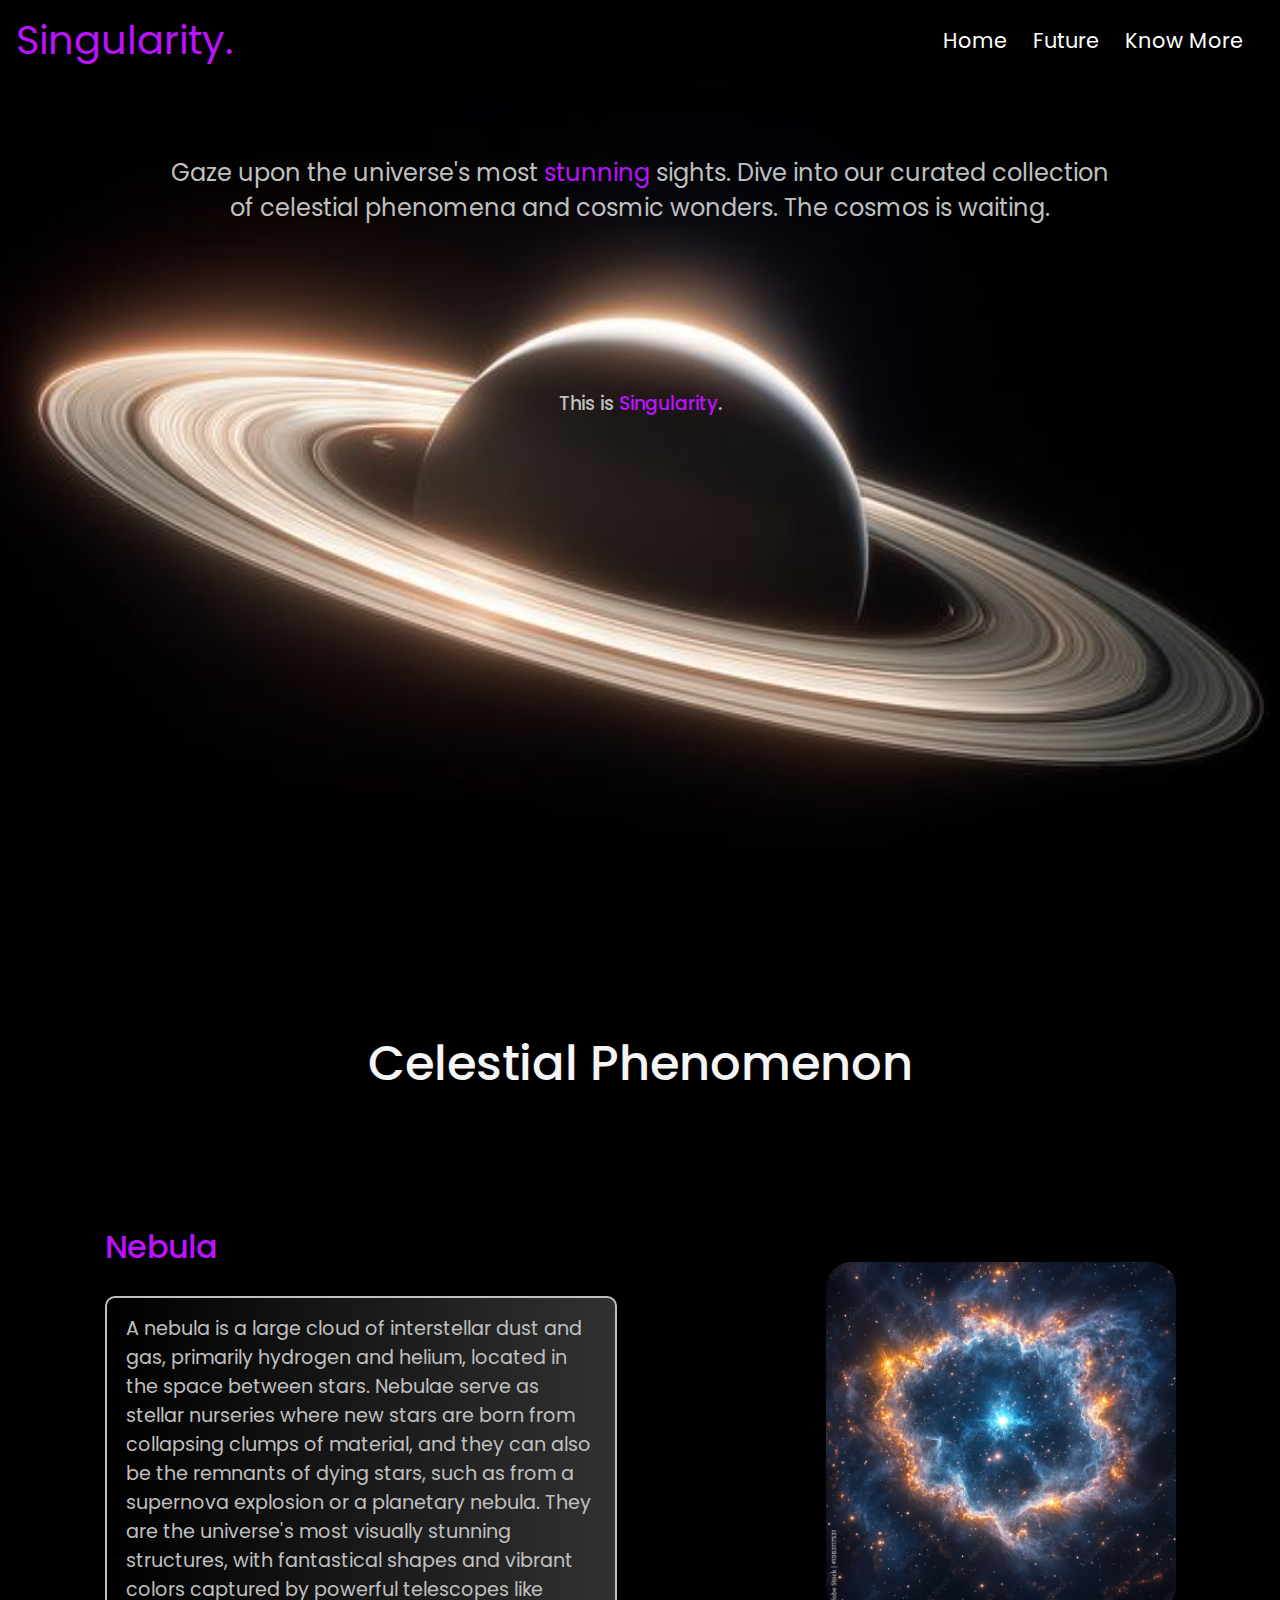
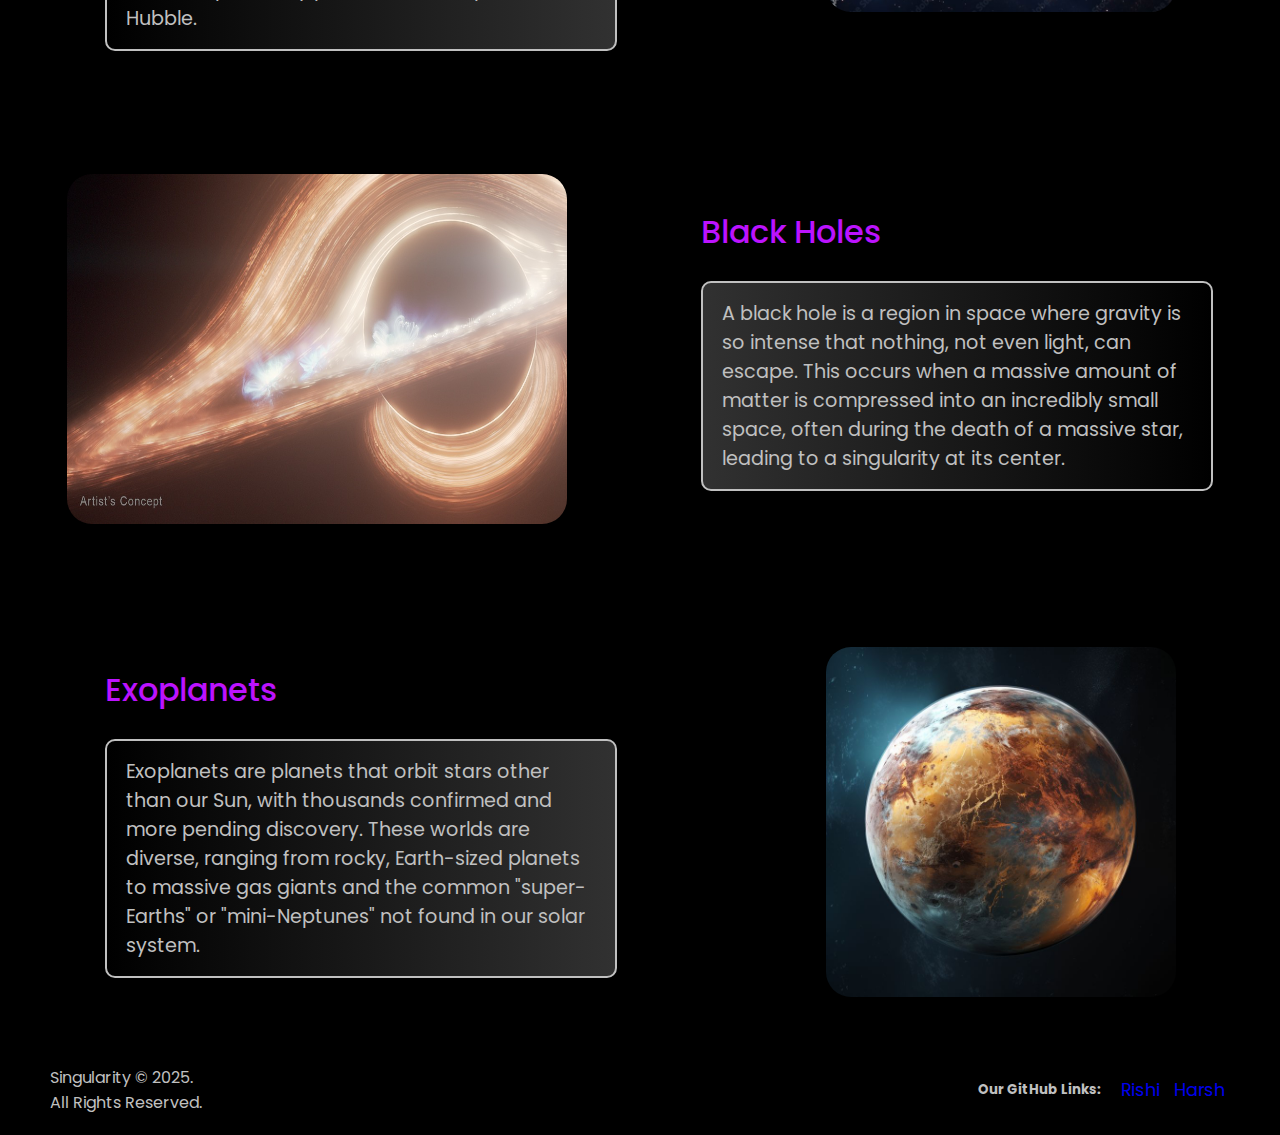
<file: index.html>
<!DOCTYPE html>
<html lang="en">
<head>
    <meta charset="UTF-8">
    <meta name="viewport" content="width=device-width, initial-scale=1.0">
    <link rel="stylesheet" href="style.css">

    <link rel="preconnect" href="https://fonts.googleapis.com">
    <link rel="preconnect" href="https://fonts.gstatic.com" crossorigin>
    <link href="https://fonts.googleapis.com/css2?family=Miniver&family=Poppins:ital,wght@0,400;0,500;0,600;0,700;1,400&family=SUSE+Mono:ital,wght@0,100..800;1,100..800&display=swap" rel="stylesheet">
    <title>Space Exploration</title>
</head>
<body>
    <!-- Navbar -->
        <div class="nav-container">
            <a href="" class="logo">Singularity.</a>

            <ul class="nav-menu">
                <li><a href="#">Home</a></li>
                <li><a href="#">Future</a></li>
                <li><a href="#">Know More</a></li>
            </ul>
        </div>

    <!-- Home -->
        <div class="home-container">
            <p>Gaze upon the universe's most <span class="one">stunning</span> sights. Dive into our curated collection of  <span class="two">celestial phenomena</span>  and  <span class="three">cosmic wonders</span>. The cosmos is waiting.</p>
        
            <h3>This is  <span>Singularity</span>.</h3>
        </div>


    <!-- Celestial phenomenon -->
    <div class="celestial-container">
        <h1>Celestial Phenomenon</h1>

        <div class="container1">
            <div class="container1-info">

                <div class="des">
                    <h4>Nebula</h4>
                    <p>A nebula is a large cloud of interstellar dust and gas, primarily hydrogen and helium, located in the space between stars. Nebulae serve as stellar nurseries where new stars are born from collapsing clumps of material, and they can also be the remnants of dying stars, such as from a supernova explosion or a planetary nebula. They are the universe's most visually stunning structures, with fantastical shapes and vibrant colors captured by powerful telescopes like Hubble.</p>
                </div>
                
            
                <img src="images/nebula-img.jpeg" alt="">
            </div>
        </div>
        <div class="container2">
            <div class="container2-info">
                <img src="images/blackhole-img.jpeg" alt="">
                
                <div class="des">
                    <h4>Black Holes</h4>
                    <p>A black hole is a region in space where gravity is so intense that nothing, not even light, can escape. This occurs when a massive amount of matter is compressed into an incredibly small space, often during the death of a massive star, leading to a singularity at its center.</p>
                </div>
                
            </div>
        </div>
        <div class="container3">
            <div class="container3-info">
                <div class="des">
                    <h4>Exoplanets</h4>
                    <p>Exoplanets are planets that orbit stars other than our Sun, with thousands confirmed and more pending discovery. These worlds are diverse, ranging from rocky, Earth-sized planets to massive gas giants and the common "super-Earths" or "mini-Neptunes" not found in our solar system. </p>
                </div>

            
                <img src="images/exoplanets-img.jpeg" alt="">
            </div>
        </div>
    </div>

    <!-- Footer -->
        <div class="footer-container">
            <div class="copyr">
                <p>Singularity © 2025.</p>
                <p>All Rights Reserved.</p>
            </div>

            <div class="socials">
                <h5>Our GitHub Links: </h5>
                <div class="links">
                    <a href="https://github.com/Rk23-1027">Rishi</a>
                    <a href="https://github.com/Harshrm06">Harsh</a>
                </div>  
            </div>
        </div>
    


    <script src="script.js"></script>
</body>
</html>
</file>
<file: style.css>
* {
    margin: 0;
    padding: 0;
    box-shadow: border-box;
    font-family: "Poppins", sans-serif;
}

body {
    width: 100vh;
    height: 100vw;
}

.logo {
    font-size: 2.5rem;
    text-decoration: none;
    margin-left: 1rem;
    color: #BC13FE;
}

.nav-container {
    display: flex;
    align-items: center;
    justify-content: space-between;
    width: 100vw;
    padding: 10px 0;
    background: black;

}

.nav-menu {
    display: flex;
    margin-right: 1.5rem;
}

.nav-menu li {
    list-style: none;
    padding: 5px 8px;
    margin: 0 5px;
}

.nav-menu li a{
    text-decoration: none;
    font-size: 1.3rem;
    color: white;
}

.nav-menu li a:hover {
    color: #BC13FE;
    transition: all 0.5s ease-in-out;
}

/* Home styling */
.home-container {
    width: 100vw;
    height: 100vh;
    background: url(images/saturn-bg.jpg)no-repeat center center/cover;
    color: silver;
    display: flex;
    align-items: center;
    flex-direction: column;
    gap: 50px;
}

.home-container p {
    font-size: 1.5rem;
    font-weight: 400;
    width: 75%;
    padding: 75px 0 0 0;
    text-align: center;
}

.home-container h3{
    padding: 7.1rem 0 0 0;
    font-weight: 500;
    animation: transformText 1s 1;
}

@keyframes transformText {
    from {
        transform: scale(0);
    }
    to {
        transform: scale(1);
    }
}

.home-container h3 span {
    color: #BC13FE;
}






/* Celestial */

.celestial-container {
    width: 100vw;
    height: 185vh;
    display: flex;
    flex-direction: column;
    align-items: center;
    justify-content: space-evenly;
    gap: 75px;
    background-color: black;
}

.celestial-container h1 {
    color: whitesmoke;
    font-weight: 500;
    font-size: 3rem;
}


.container1-info {
    display: flex;
    justify-content: space-around;
    align-items: center;
}
.container2-info {
    display: flex;
    justify-content: space-around;
    align-items: center;
}
.container3-info {
    display: flex;
    justify-content: space-around;
    align-items: center;
}

.celestial-container img {
    width: 350px;
    height: 350px;
    border-radius: 25px;
}

.des  {
    display: flex;
    flex-direction: column;
    gap: 25px;
    width: 40%;
}
.container2 img {
    width: 500px;
    height: 350px;

}
.des h4 {
    font-size: 2rem;
    font-weight: 500;
    color: #BC13FE;
}
.des p {
    color: silver;
    font-size: 1.2rem;
    padding: 1rem 1.2rem;
    border: 2px solid silver;
    border-radius: 10px;
}

.container1 p {
    background: linear-gradient(to right, black, #313131);
}
.container2-info p {
    background: linear-gradient(to left, black, #313131);
}
.container3 p {
    background: linear-gradient(to right, black, #313131);
}

.one {
    color: #BC13FE;
}

.footer-container {
    background: black;
    display: flex;
    align-items: center;
    width: 100vw;
    justify-content: space-between;
    color: silver;
    padding: 20px 0;
}

.copyr {
    margin-left: 50px;
}

.socials {
    display: flex;
    align-items: center;
    gap: 15px;
    margin-right: 50px;
}

.socials a {
    text-decoration: none;
    font-size: 1.1rem;
    margin: 0 5px;
}
</file>
